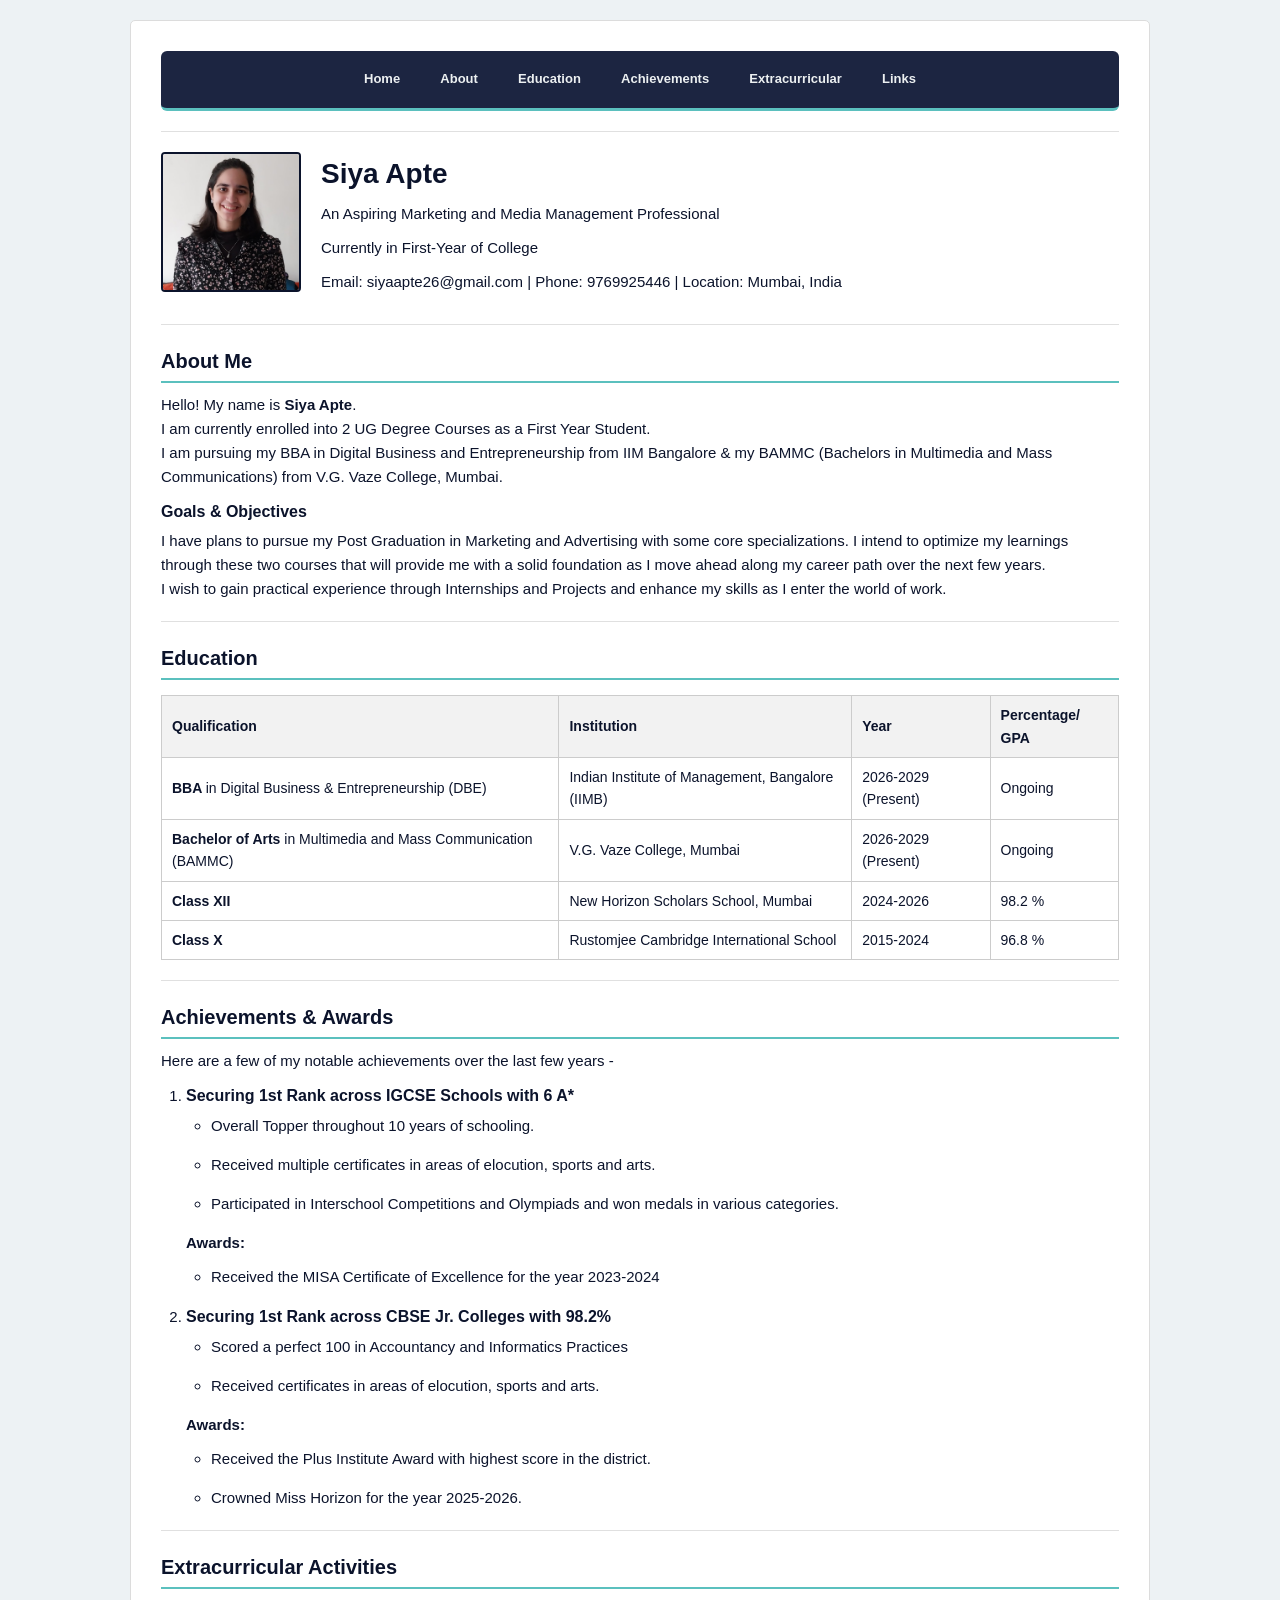
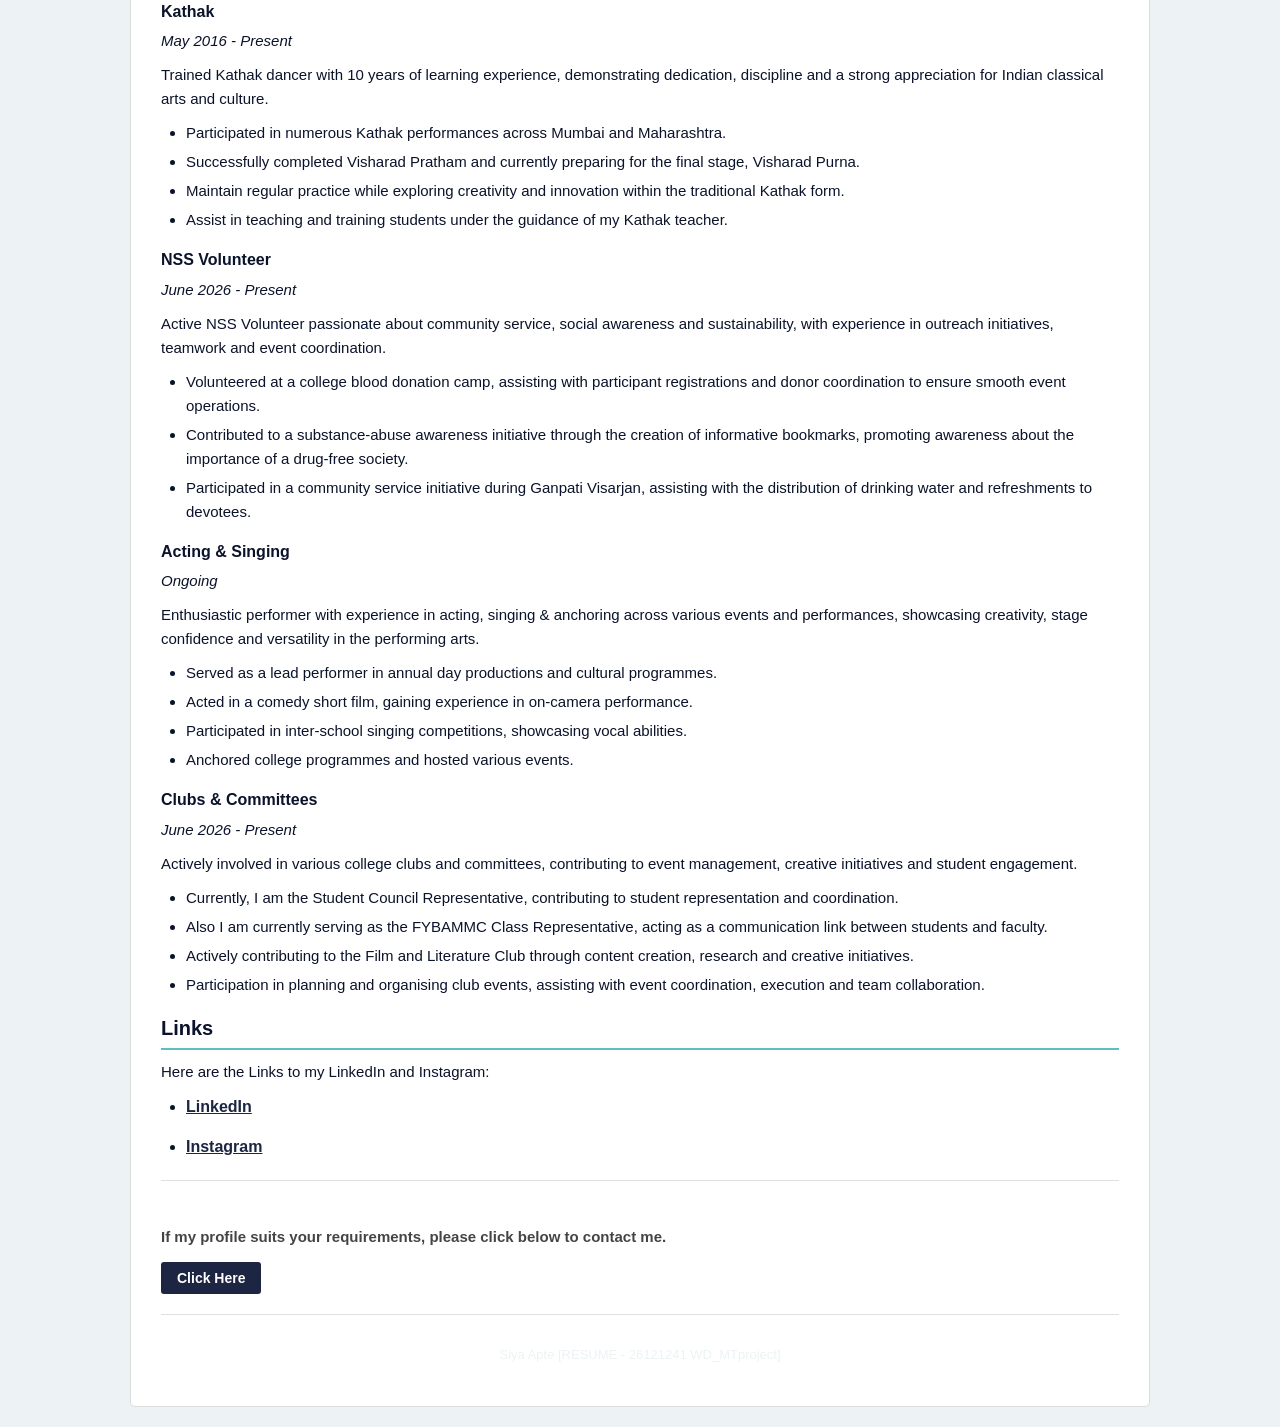
<file: index.html>
<!DOCTYPE html>
<html lang="en">
<head>
    <meta charset="UTF-8">
    <meta name="viewport" content="width=device-width, initial-scale=1.0">
    <title> RESUME - 26121241 </title>
    <link rel="stylesheet" href="styles.css">
</head>
<body>

    <div class="main-container">

        <nav class="navbar">
            <a href="index.html" >Home</a>
            <a href="#about" >About</a>
            <a href="#education" >Education</a>
            <a href="#achievements" >Achievements</a>
            <a href="#Extracurricular" >Extracurricular</a>
            <a href="#links">Links</a>
            
        </nav>

        <hr>

        <header class="header-section">
            <img src="./siya.jpeg" alt="Profile Photo of Siya Apte" class="profile-pic">
            
            <h1> Siya Apte </h1>
            <p class="subtitle"> An Aspiring Marketing and Media Management Professional </p>
            <p> Currently in First-Year of College </p>
            
            <p class="contact-info">
                Email: siyaapte26@gmail.com | 
                Phone: 9769925446 | 
                Location: Mumbai, India
            </p>

            <div class="clear"></div> 
          

        </header>

        <hr>

        <section id="about">
            <h2>About Me</h2>
            <p>
                Hello! My name is <span class="highlight">Siya Apte</span>. <br>
               I am currently enrolled into 2 UG Degree Courses as a First Year Student. <br> I am pursuing my BBA in Digital Business and Entrepreneurship from IIM Bangalore & my BAMMC (Bachelors in Multimedia and Mass Communications) from V.G. Vaze College, Mumbai. <br> 
               
            </p>
            <h3>Goals & Objectives</h3>
            <p>I have plans to pursue my Post Graduation in Marketing and Advertising with some core specializations. I intend to optimize my learnings through these two courses that will provide me with a solid foundation as I move ahead along my career path over the next few years. <br> I wish to gain practical experience through Internships and Projects and enhance my skills as I enter the world of work.</p>
        </section>

        <hr>

        
        <section id="education">
            <h2>Education</h2>
            
            <table class="edu-table">
                <thead>
                    <tr>
                        <th> Qualification </th>
                        <th> Institution </th>
                        <th> Year </th>
                        <th> Percentage/ GPA </th>
                    </tr>
                </thead>
                <tbody>
                    <tr>
                        <td><span class="highlight"> BBA </span>in Digital Business & Entrepreneurship (DBE) </td>
                        <td>Indian Institute of Management, Bangalore (IIMB) </td>
                        <td>2026-2029 (Present) </td>
                        <td>Ongoing </td>
                    </tr>
                    <tr>
                        <td><span class="highlight"> Bachelor of Arts </span>in Multimedia and Mass Communication (BAMMC) </td>
                        <td>V.G. Vaze College, Mumbai </td>
                        <td>2026-2029 (Present) </td>
                        <td>Ongoing </td>
                    </tr>
                     <tr>
                        <td><span class="highlight"> Class XII </span></td>
                        <td> New Horizon Scholars School, Mumbai </td>
                        <td> 2024-2026 </td>
                        <td> 98.2 % </td>
                    </tr>
                     <tr>
                        <td><span class="highlight"> Class X </span></td>
                        <td> Rustomjee Cambridge International School </td>
                        <td> 2015-2024 </td>
                        <td> 96.8 % </td>
                    </tr>
                </tbody>
            </table>

        </section>

        <hr>

        <section id="achievements">
            <h2>Achievements & Awards </h2>
            <p>Here are a few of my notable achievements over the last few years - </p>

             <ol class="list">
                <li>
                    <h4>Securing 1st Rank across IGCSE Schools with 6 A*</h4>
                        <ul> 
                            
                            <li> <p>Overall Topper throughout 10 years of schooling. </p> </li> 
                            <li> <p>Received multiple certificates in areas of elocution, sports and arts. </p> </li>
                            <li> <p>Participated in Interschool Competitions and Olympiads and won medals in various categories. </p> </li>
                        </ul>
                            <p><strong>Awards: </strong> <br> </p>
                        <ul> 
                            
                            <li> <p>Received the MISA Certificate of Excellence for the year 2023-2024</p> </li> 
                            
                        </ul>

                           
                </li>
                <li>
                    <h4>Securing 1st Rank across CBSE Jr. Colleges with 98.2%</h4>
                        <ul> 
                            
                            <li> <p>Scored a perfect 100 in Accountancy and Informatics Practices </p> </li> 
                            <li> <p>Received certificates in areas of elocution, sports and arts. </p> </li>
                            
                        </ul>

                            <p><strong>Awards: </strong> <br> </p>
                        <ul> 
                            
                            <li> <p>Received the Plus Institute Award with highest score in the district.</p> </li> 
                            <li> <p>Crowned Miss Horizon for the year 2025-2026. </p> </li>
                            
                        </ul>
                
                </li>
                
            </ol>
        </section>


        <hr>


        <section id="Extracurricular">
            <h2>Extracurricular Activities</h2>

            <div class="exp-item">
                <h3>Kathak</h3>
                <p class="date">May 2016 - Present</p>
                <p>Trained Kathak dancer with 10 years of learning experience, demonstrating dedication, discipline and a strong appreciation for Indian classical arts and culture.</p>
                <ul>
                    <li>Participated in numerous Kathak performances across Mumbai and Maharashtra.</li>
                    <li>Successfully completed Visharad Pratham and currently preparing for the final stage, Visharad Purna. </li>
                    <li>Maintain regular practice while exploring creativity and innovation within the traditional Kathak form.</li>
                    <li>Assist in teaching and training students under the guidance of my Kathak teacher.</li>
                </ul>
            </div>
            <div class="exp-item">
                <h3>NSS Volunteer</h3>
                <p class="date">June 2026 - Present</p>
                <p>Active NSS Volunteer passionate about community service, social awareness and sustainability, with experience in outreach initiatives, teamwork and event coordination.</p>
                <ul>
                    <li>Volunteered at a college blood donation camp, assisting with participant registrations and donor coordination to ensure smooth event operations.</li>
                    <li>Contributed to a substance-abuse awareness initiative through the creation of informative bookmarks, promoting awareness about the importance of a drug-free society.</li>
                    <li>Participated in a community service initiative during Ganpati Visarjan, assisting with the distribution of drinking water and refreshments to devotees.</li>
                </ul>
            </div>
            <div class="exp-item">
                <h3>Acting & Singing </h3>
                <p class="date">Ongoing</p>
                <p>Enthusiastic performer with experience in acting, singing & anchoring across various events and performances, showcasing creativity, stage confidence and versatility in the performing arts.</p>
                <ul>
                    <li>Served as a lead performer in annual day productions and cultural programmes.</li>
                    <li>Acted in a comedy short film, gaining experience in on-camera performance.</li>
                    <li>Participated in inter-school singing competitions, showcasing vocal abilities.</li>
                    <li>Anchored college programmes and hosted various events.</li>
                </ul>
            </div>
            <div class="exp-item">
                <h3>Clubs & Committees </h3>
                <p class="date">June 2026 - Present</p>
                <p>Actively involved in various college clubs and committees, contributing to event management, creative initiatives and student engagement.</p>
                <ul>
                    <li>Currently, I am the Student Council Representative, contributing to student representation and coordination.</li>
                    <li>Also I am currently serving as the FYBAMMC Class Representative, acting as a communication link between students and faculty.</li>
                    <li>Actively contributing to the Film and Literature Club through content creation, research and creative initiatives.</li>
                    <li>Participation in planning and organising club events, assisting with event coordination, execution and team collaboration.</li>
                </ul>
            </div>


        </section>

        <section id="links">
            <h2>Links </h2>
            <p>Here are the Links to my LinkedIn and Instagram: </p>

             <ul class="list">
                <li>
                    <h4><a href="https://www.linkedin.com/in/siya-apte-50a77442a/">LinkedIn</a></h4>
                
                </li>
                <li>
                    <h4><a href="https://www.instagram.com/siya.apte">Instagram</a></h4>
                
                </li>
                
            </ol>
        </section>


   
        <hr>

      
                    <br>

                    <div class="form-row">
                        <label>If my profile suits your requirements, please click below to contact me.</label>
                        
                    </div>

                <div class="form-buttons">
                    <form action="contact.html" method="get">
                    <button type="submit" class = "btn-submit">Click Here</button>
                    </form>
                  
                </div>

            </form>
        </section>


        <hr>

        <footer class="footer">
            <p>Siya Apte [RESUME - 26121241 WD_MTproject]</p>
        </footer>

    </div>

</body>
</html>
</file>
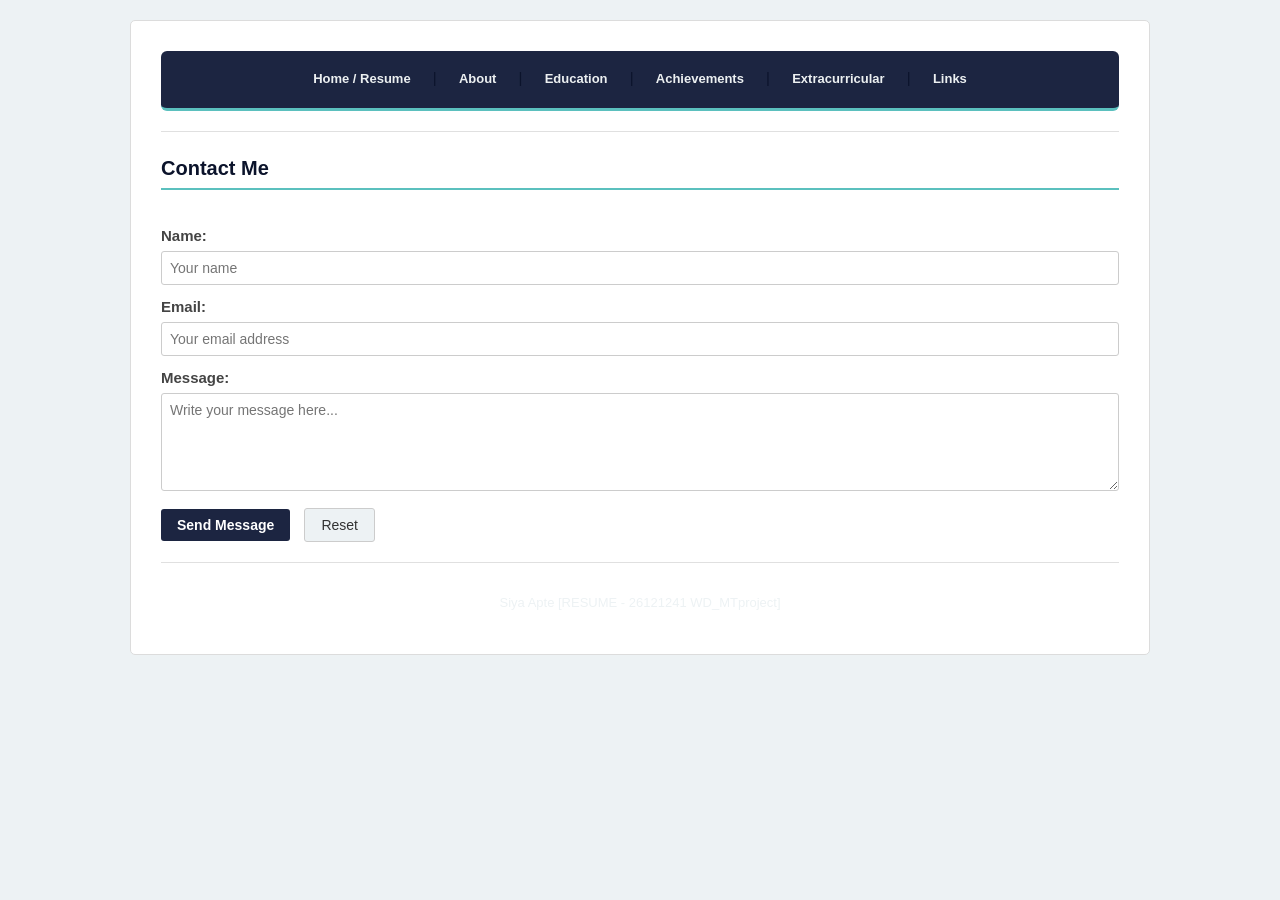
<file: contact.html>
<!DOCTYPE html>
<html lang="en">
<head>

    <meta charset="UTF-8">
    <meta name="viewport" content="width=device-width, initial-scale=1.0">
    <title>Contact - SIYA APTE</title>

    <link rel="stylesheet" href="styles.css">
</head>
<body>

    <div class="main-container">

    
        <nav class="navbar">
            <a href="index.html">Home / Resume</a> |
            <a href="index.html#about">About</a> |
            <a href="index.html#education">Education</a> |
            <a href="index.html#achievements">Achievements</a> |
            <a href="index.html#Extracurricular">Extracurricular</a> |
            <a href="index.html#links">Links</a>
        </nav>

        <hr>

    
        <section id="contact-page">
            <h2>Contact Me</h2>
         <br>


  
            <form action="sent.html" method="get" class="contact-form">
                
                <p>
                    <label for="name">Name:</label><br>
                    <input type="text" id="name" name="name" required placeholder="Your name">
                </p>

                <p>
                    <label for="email">Email:</label><br>
                    <input type="email" id="email" name="email" required placeholder="Your email address">
                </p>



                <p>
                    <label for="message">Message:</label><br>
                    <textarea id="message" name="message" rows="5" required placeholder="Write your message here..."></textarea>
                </p>

                <p>
                    
                    <button type="submit" class="btn-submit">Send Message</button>

                    <input type="reset" value="Reset" class="btn-reset">
                </p>

            </form>

            
        </section>

       <hr>

        <footer class="footer">
            <p>Siya Apte [RESUME - 26121241 WD_MTproject]</p>
        </footer>

    </div>

</body>
</html>
</file>
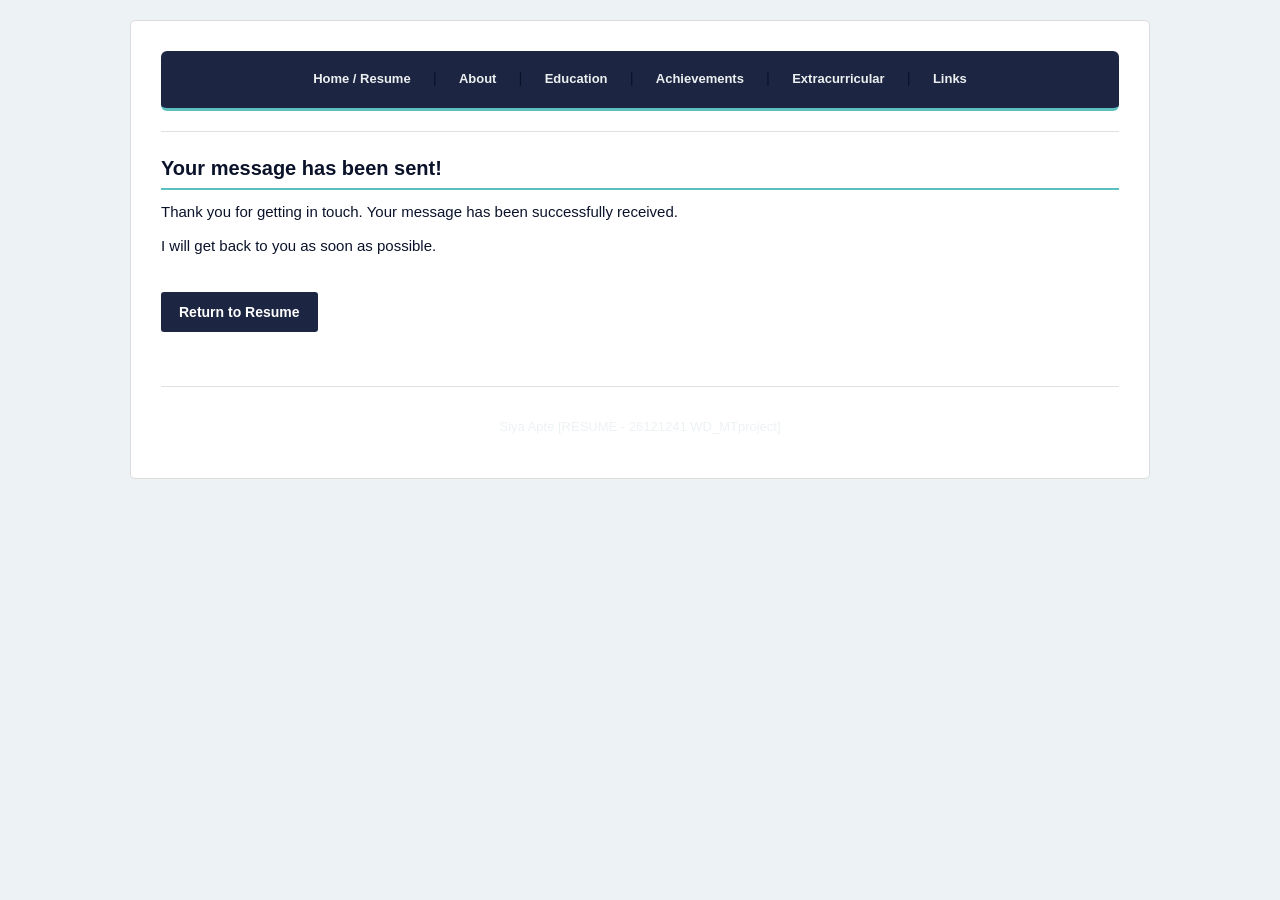
<file: sent.html>
<!DOCTYPE html>
<html lang="en">
<head>
   
    <meta charset="UTF-8">
    <meta name="viewport" content="width=device-width, initial-scale=1.0">
    <title>Message Sent - Siya Apte </title>
    
    <link rel="stylesheet" href="styles.css">
</head>
<body>

    <div class="main-container">

         <nav class="navbar">
            <a href="index.html">Home / Resume</a> |
            <a href="index.html#about">About</a> |
            <a href="index.html#education">Education</a> |
            <a href="index.html#achievements">Achievements</a> |
            <a href="index.html#Extracurricular">Extracurricular</a> |
            <a href="index.html#links">Links</a>
        </nav>

        <hr>

        <section id="confirmation-page">
            <div class="success-box">
                <h2>Your message has been sent!</h2>
                <p>Thank you for getting in touch. Your message has been successfully received.</p>
                <p>I will get back to you as soon as possible.</p>
                
                <br>
              
                <p>
                    <a href="index.html" class="btn-return">Return to Resume</a>
                </p>
                
                <br>
    
            </div>
        </section>

        <hr>

        <footer class="footer">
            <p>Siya Apte [RESUME - 26121241 WD_MTproject]</p>
        </footer>
    </div>

</body>
</html>
</file>
<file: styles.css>
* {
    margin: 0;
    padding: 0;
    box-sizing: border-box; 
}


body {
    font-family: Arial, Helvetica, sans-serif; 
    font-size: 15px;
    line-height: 1.6;
    color: #0b132b;            
    background-color: #edf2f4;  
    padding: 20px;
}


.main-container {
    max-width: 1020px;
    margin: 0 auto;             
    background-color: #ffffff;  
    padding: 30px;
    border: 1px solid #dcdcdc;  
    border-radius: 5px;
}




h1 {
    font-size: 28px;
    color: #0b132b;             
    margin-bottom: 5px;
}

h2 {
    font-size: 20px;
    color: #0b132b;
    margin-top: 15px;
    margin-bottom: 10px;
    border-bottom: 2px solid #5bc0be; 
    padding-bottom: 4px;
}

h3 {
    font-size: 16px;
    color: #0b132b;
    margin-top: 10px;
    margin-bottom: 5px;
}

h4 {
    font-size: 16px;
    color: #0b132b;
    margin-top: 10px;
    margin-bottom: 5px;
}

p {
    margin-bottom: 10px;
}


a {
    color: #1c2541;
    text-decoration: underline;
    
}


a:hover {
    color: #5bc0be;            
    text-decoration: underline;
}


.navbar {
    background-color: #1c2541;          
    padding: 8px 10px;                  
    text-align: center;
    border-radius: 6px;                 
    margin-bottom: 20px;
    border-bottom: 3px solid #5bc0be;   
}

.navbar a {
    display: inline-block;              
    color: #ecf0f1;                   
    text-decoration: none;             
    padding: 7px 14px;                  
    margin: 3px 4px;                    
    border-radius: 4px;                 
    font-weight: 600;
    font-size: 13px;
    transition: background-color 0.2s, color 0.2s; 
}


.navbar a:hover {
    background-color: #5bc0be;          
    color: #ffffff;                    
    text-decoration: none;
}




.profile-pic {
    float: left;                
    width: 140px;
    height: 140px;
    margin-right: 20px;         
    margin-bottom: 10px;
    border: 2px solid #0b132b; 
    border-radius: 4px;
    object-fit: cover;
}


.clear {
    clear: both;
}


span.highlight {
    font-weight: bold;
}


.date {
    font-style: italic;
}


hr {
    border: 0;
    border-top: 1px solid #e0e0e0;
    margin: 20px 0;
}


.edu-table {
    width: 100%;
    border-collapse: collapse;  
    margin: 15px 0;
    font-size: 14px;
}

.edu-table th, 
.edu-table td {
    border: 1px solid #cccccc;  
    padding: 8px 10px;
    text-align: left;
}

.edu-table th {
    background-color: #f2f2f2; 
    color: #0b132b;
}



ul, ol {
    margin-left: 25px;
    margin-bottom: 15px;
}

li {
    margin-bottom: 5px;
}


.list li {
    margin-bottom: 15px;
}



.form-row {
    margin-bottom: 5px;
}

label {
    display: inline-block;
    font-weight: bold;
    margin-bottom: 3px;
    color: #444444;
}


input[type="text"],
input[type="email"],
select,
textarea {
    width: 100%;
    padding: 8px;
    border: 1px solid #cccccc;
    border-radius: 3px;
    font-family: inherit;     
    font-size: 14px;
}


input[type="text"]:focus,
input[type="email"]:focus,
select:focus,
textarea:focus {
    border-color: #5bc0be;      
    outline: none;
    background-color: #fcfdff;
}


.form-buttons {
    margin-top: 10px;
}

.btn-submit {
    background-color: #1c2541; 
    color: #ffffff;
    border: none;
    padding: 8px 16px;
    font-size: 14px;
    font-weight: bold;
    border-radius: 3px;
    cursor: pointer;
    margin-right: 10px;
}

.btn-submit:hover {
    background-color: #5bc0be;  
}

.btn-reset {
    background-color: #edf2f4;
    color: #333333;
    border: 1px solid #cccccc;
    padding: 8px 16px;
    font-size: 14px;
    border-radius: 3px;
    cursor: pointer;
}

.btn-reset:hover {
    background-color: #d0d0d0;
}


.footer {
    text-align: center;
    font-size: 13px;
    color: #edf2f4;
    margin-top: 20px;
    padding-top: 10px;
}

.btn-return {
    display: inline-block;
    background-color: #1c2541;
    color: #ffffff;
    padding: 9px 18px;
    border-radius: 3px;
    font-weight: bold;
    text-decoration: none;
    font-size: 14px;
}

.btn-return:hover {
    background-color: #5bc0be;
    color: #ffffff;
    text-decoration: none;
}
</file>
